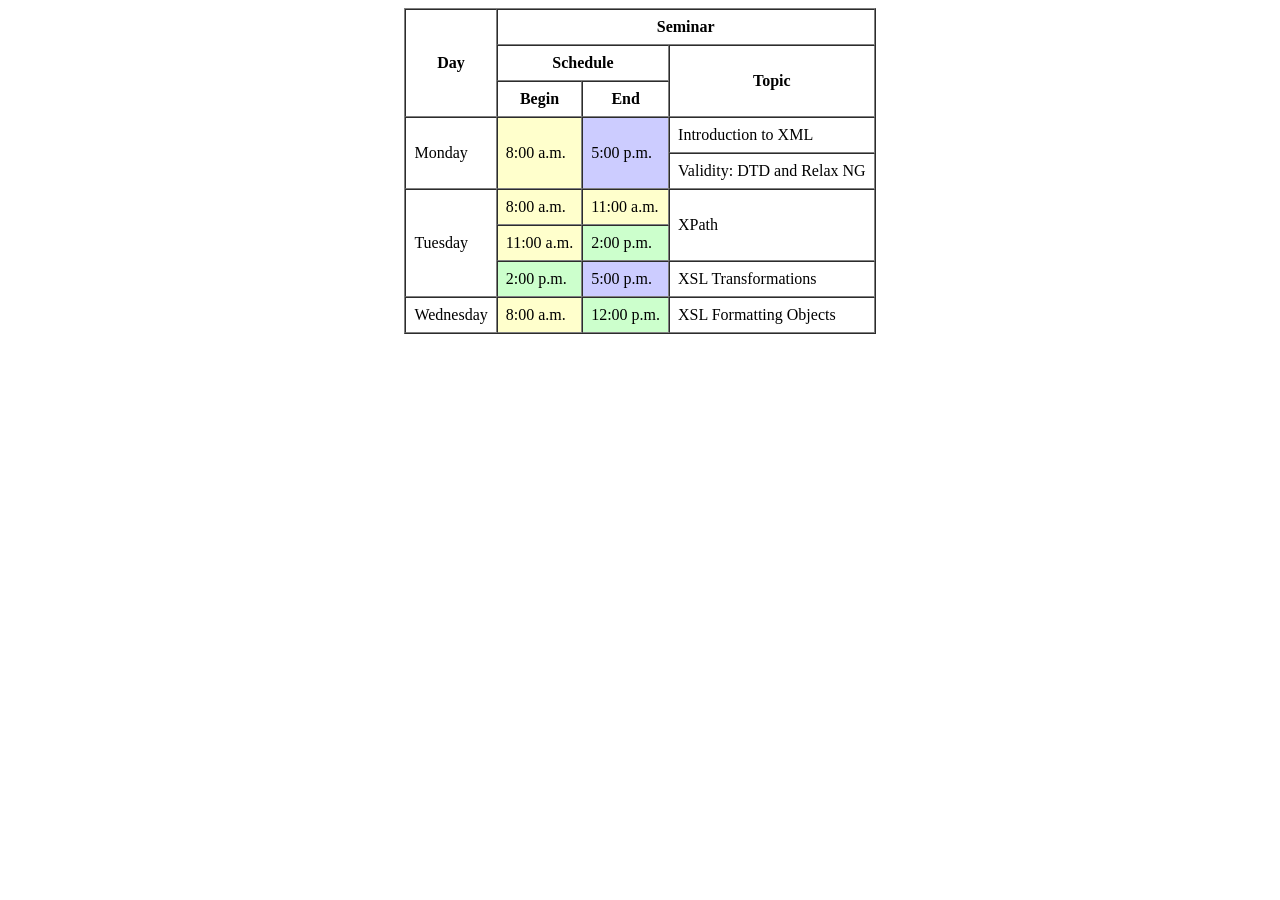
<file: session 1/index.html>
<!DOCTYPE html>
<html>
<head>
    <title>table.html</title>
</head>
<body>

    <table border="1" cellpadding="8" cellspacing="0" align="center">
        
        <tr>
            <th rowspan="3">Day</th>
            <th colspan="3">Seminar</th>
        </tr>

    
        <tr>
            <th colspan="2">Schedule</th>
            <th rowspan="2">Topic</th>
        </tr>

        
        <tr>
            <th>Begin</th>
            <th>End</th>
        </tr>

        
        <tr>
            <td rowspan="2">Monday</td>
            <td rowspan="2" bgcolor="#ffffcc">8:00 a.m.</td>
            <td rowspan="2" bgcolor="#ccccff">5:00 p.m.</td>
            <td>Introduction to XML</td>
        </tr>
        <tr>
            <td>Validity: DTD and Relax NG</td>
        </tr>

        
        <tr>
            <td rowspan="3">Tuesday</td>
            <td bgcolor="#ffffcc">8:00 a.m.</td>
            <td bgcolor="#ffffcc">11:00 a.m.</td>
            <td rowspan="2">XPath</td>
        </tr>
        <tr>
            <td bgcolor="#ffffcc">11:00 a.m.</td>
            <td bgcolor="#ccffcc">2:00 p.m.</td>
        </tr>
        <tr>
            <td bgcolor="#ccffcc">2:00 p.m.</td>
            <td bgcolor="#ccccff">5:00 p.m.</td>
            <td>XSL Transformations</td>
        </tr>

        
        <tr>
            <td>Wednesday</td>
            <td bgcolor="#ffffcc">8:00 a.m.</td>
            <td bgcolor="#ccffcc">12:00 p.m.</td>
            <td>XSL Formatting Objects</td>
        </tr>
    </table>

</body>
</html>
</file>
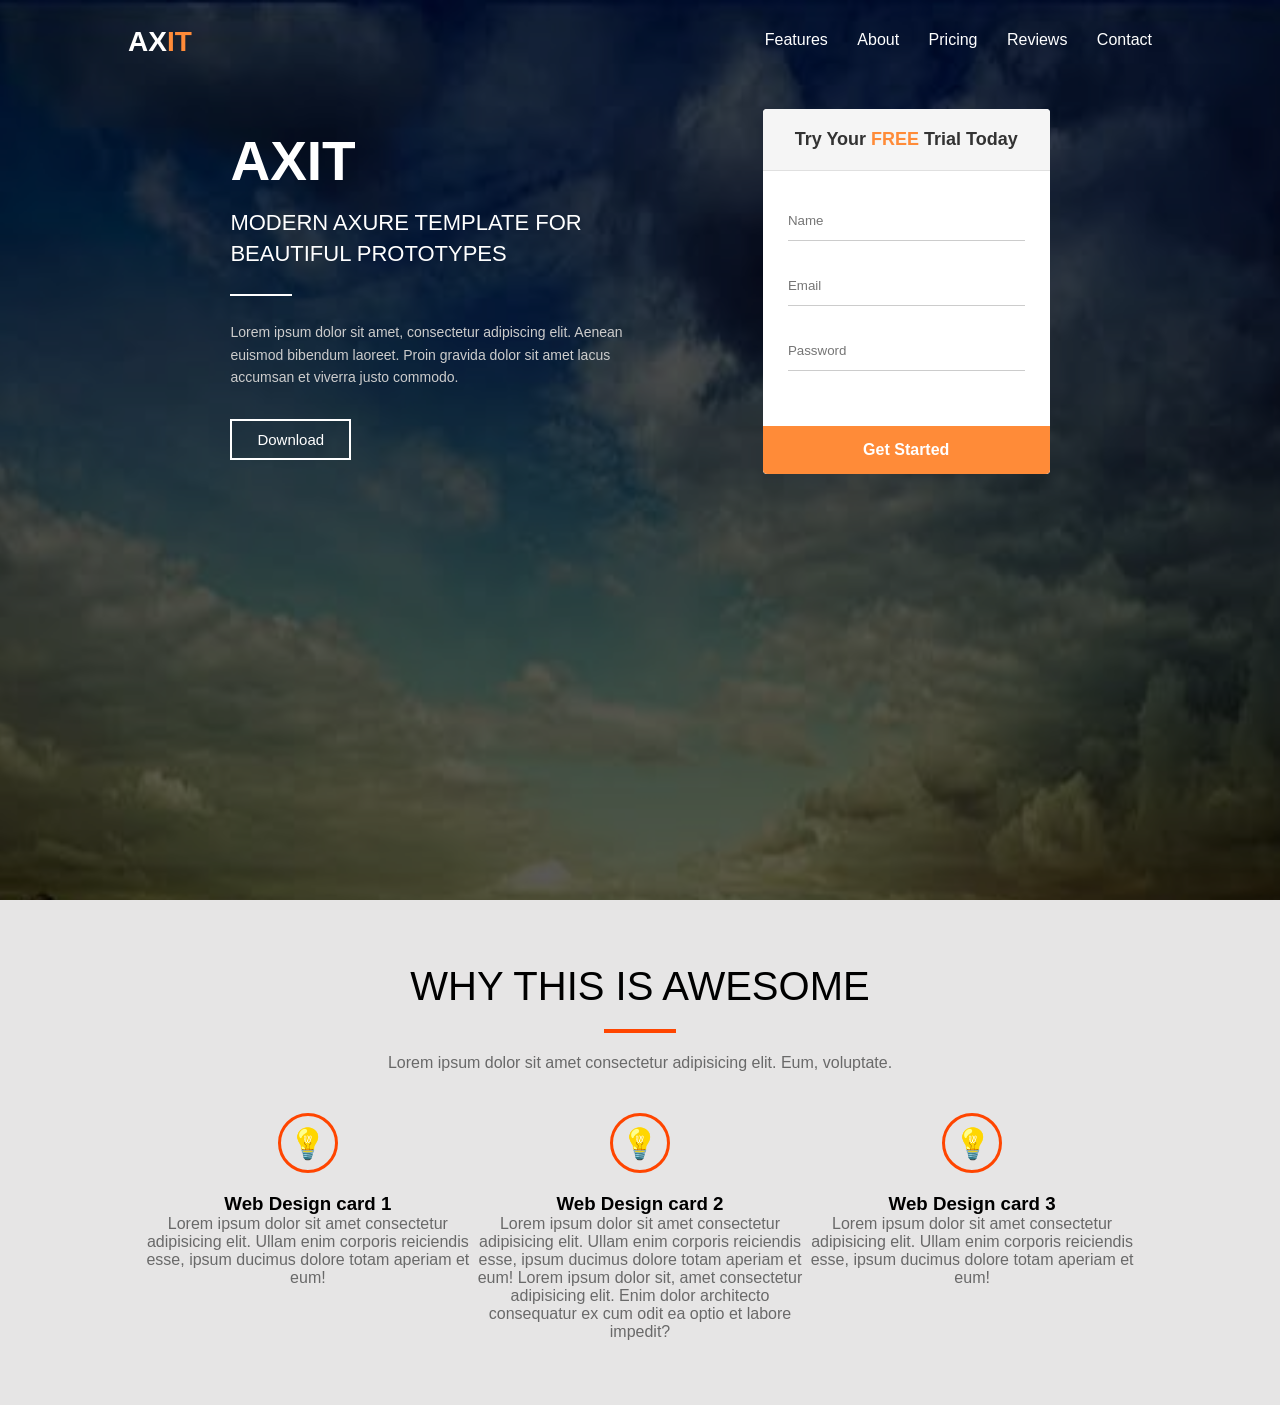
<file: session4/index.html>
<!DOCTYPE html>
<html lang="en">
<head>
    <meta charset="UTF-8">
    <meta name="viewport" content="width=device-width, initial-scale=1.0">
    <title>AXIT Task</title>
    <link rel="stylesheet" href="style.css">
</head>
<body>

    
    <div class="bg-img">
        <div class="overlay">
            
            
            <nav>
                <div class="container">
                    <div class="logo text-white">AX<span>IT</span></div>
                    <ul class="float-right">
                        <li class="d-inline-block"><a href="#" class="text-white">Features</a></li>
                        <li class="d-inline-block"><a href="#" class="text-white">About</a></li>
                        <li class="d-inline-block"><a href="#" class="text-white">Pricing</a></li>
                        <li class="d-inline-block"><a href="#" class="text-white">Reviews</a></li>
                        <li class="d-inline-block"><a href="#" class="text-white">Contact</a></li>
                    </ul>
                    <div class="clear"></div>
        
            <div class="container padding-top-bottom">
                <div class="w-50 float-left text-white hero-text">
                    <h1 class="hero-logo">AX<span>IT</span></h1>
                    <h2 class="hero-title">MODERN AXURE TEMPLATE FOR BEAUTIFUL PROTOTYPES</h2>
                    <hr class="hr-style align-left hr-white">
                    <p class="hero-desc">Lorem ipsum dolor sit amet, consectetur adipiscing elit. Aenean euismod bibendum laoreet. Proin gravida dolor sit amet lacus accumsan et viverra justo commodo.</p>
                    <button class="btn-transparent text-white">Download</button>
                </div>

                <div class="w-35 float-right">
                    <div class="form-card">
                        <div class="form-header">
                            <h3>Try Your <span class="text-orange">FREE</span> Trial Today</h3>
                        </div>
                        <div class="form-body">
                            <input type="text" placeholder="Name">
                            <input type="email" placeholder="Email">
                            <input type="password" placeholder="Password">
                        </div>
                        <button class="btn-orange">Get Started</button>
                    </div>
                </div>
                <div class="clear"></div>
            </div>

        </div>
    </div>

    
    <div class="bg-light padding-top-bottom">
        <div class="container text-center">
            <h2 class="title-style">WHY THIS IS AWESOME</h2>
            <hr class="hr-style hr-orange">
            <p class="text-gray">Lorem ipsum dolor sit amet consectetur adipisicing elit. Eum, voluptate.</p>

            <div class="card-margin-top">
                <div class="w-32 d-inline-block vertical-align-top">
                    <div class="icon-circle">💡</div>
                    <h3>Web Design card 1</h3>
                    <p class="text-gray">Lorem ipsum dolor sit amet consectetur adipisicing elit. Ullam enim corporis reiciendis esse, ipsum ducimus dolore totam aperiam et eum!</p>
                </div>

                <div class="w-32 d-inline-block vertical-align-top">
                    <div class="icon-circle">💡</div>
                    <h3>Web Design card 2</h3>
                    <p class="text-gray">Lorem ipsum dolor sit amet consectetur adipisicing elit. Ullam enim corporis reiciendis esse, ipsum ducimus dolore totam aperiam et eum! Lorem ipsum dolor sit, amet consectetur adipisicing elit. Enim dolor architecto consequatur ex cum odit ea optio et labore impedit?</p>
                </div>

                <div class="w-32 d-inline-block vertical-align-top">
                    <div class="icon-circle">💡</div>
                    <h3>Web Design card 3</h3>
                    <p class="text-gray">Lorem ipsum dolor sit amet consectetur adipisicing elit. Ullam enim corporis reiciendis esse, ipsum ducimus dolore totam aperiam et eum!</p>
                </div>
            </div>
        </div>
    </div>

</body>
</html>
</file>
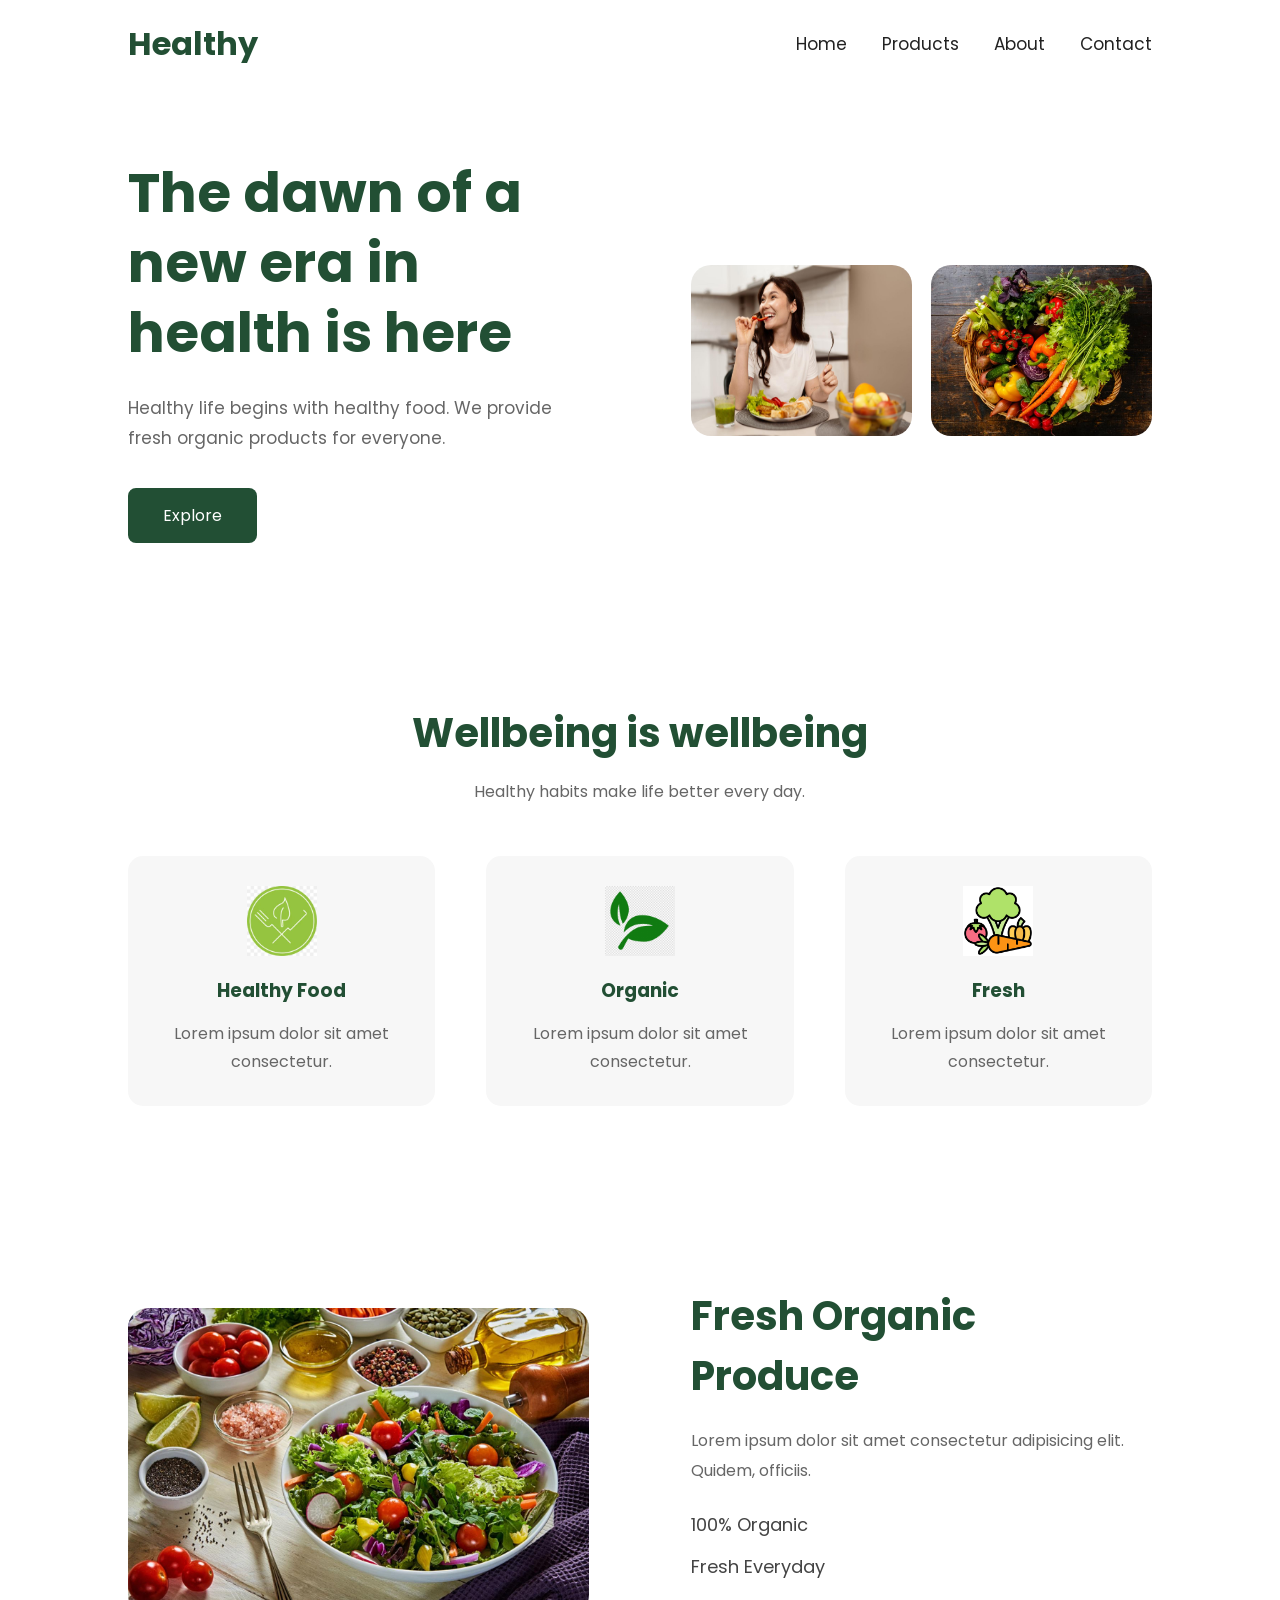
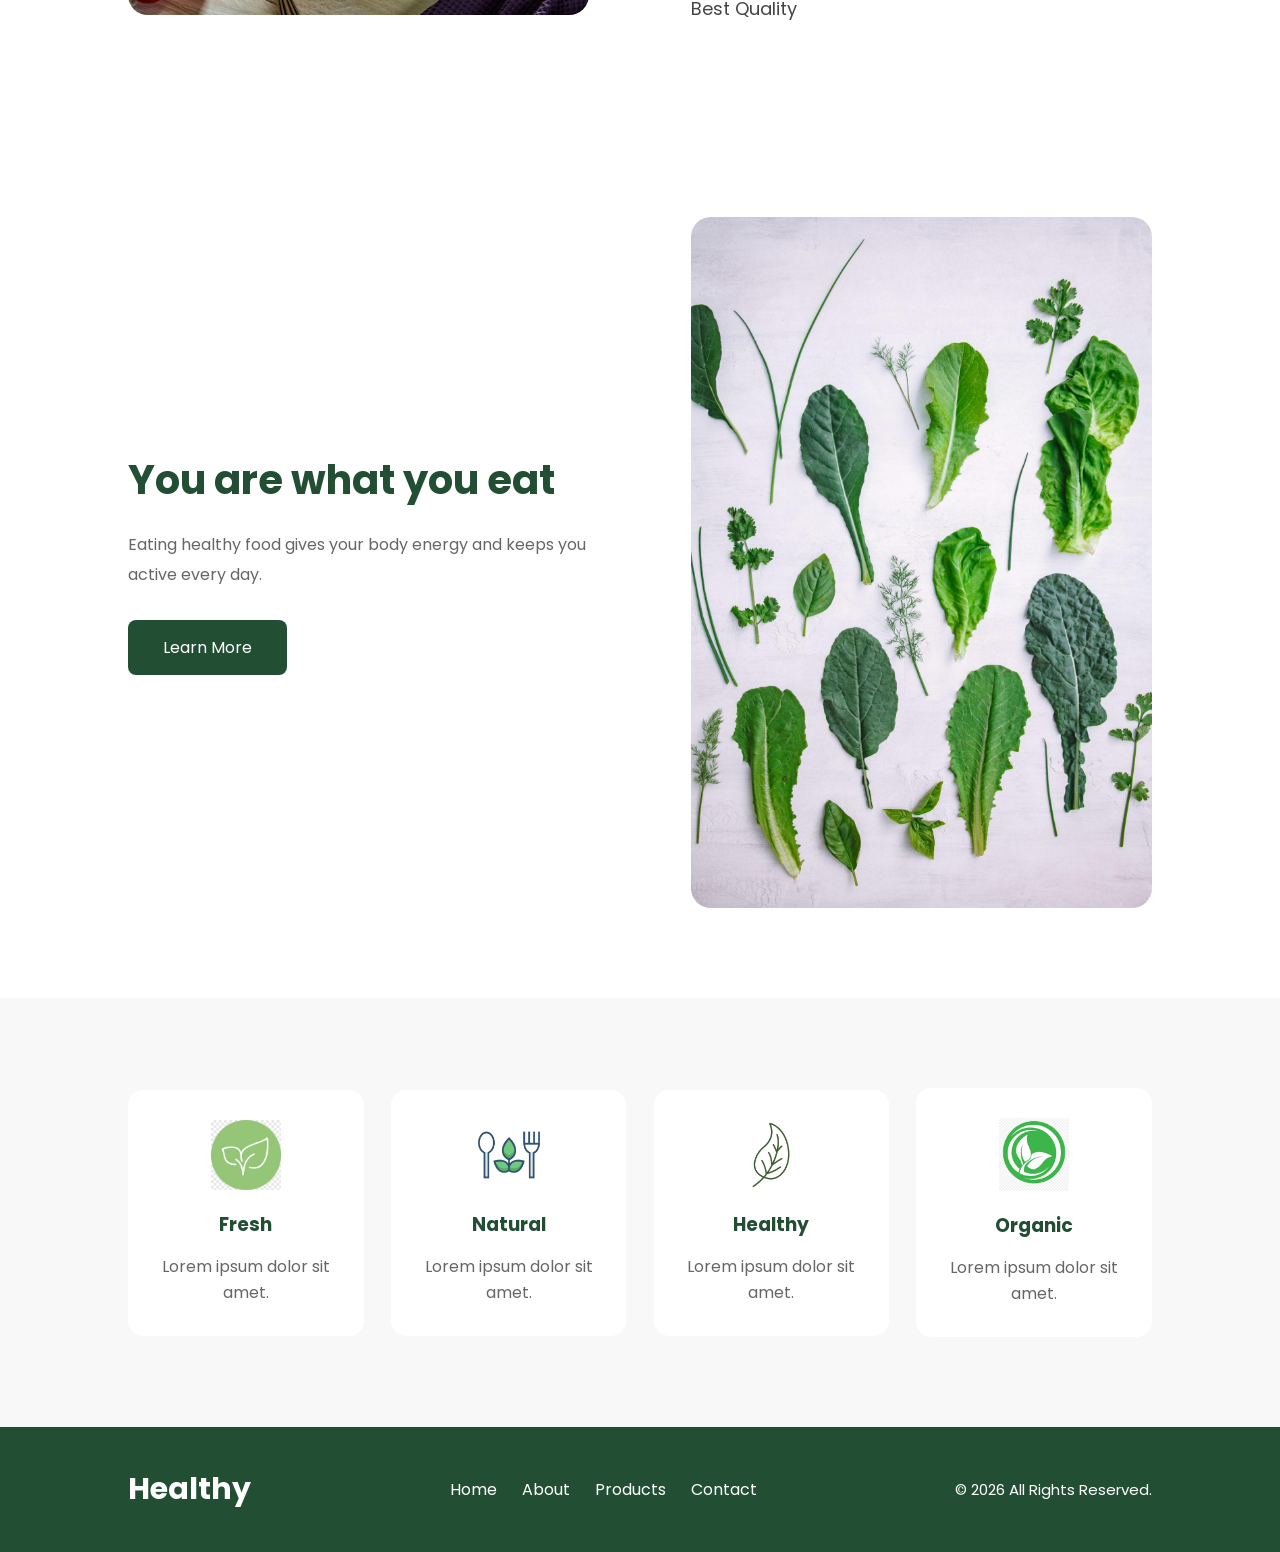
<file: session6/index.html>
<!DOCTYPE html>
<html lang="en">

<head>
    <meta charset="UTF-8">
    <meta name="viewport" content="width=device-width, initial-scale=1.0">
    <title>Healthy Food</title>

   
    <link rel="preconnect" href="https://fonts.googleapis.com">
    <link rel="preconnect" href="https://fonts.gstatic.com" crossorigin>

    <link href="https://fonts.googleapis.com/css2?family=Poppins:wght@300;400;500;600;700&display=swap"
        rel="stylesheet">

    
    <link rel="stylesheet" href="css/style.css">
    <link rel="stylesheet" href="css/media.css">
</head>

<body>


    <header>
        <div class="container">

            <nav class="navbar">

                <div class="logo">
                    <h2>Healthy</h2>
                </div>

                <ul class="nav-links">
                    <li><a href="#">Home</a></li>
                    <li><a href="#">Products</a></li>
                    <li><a href="#">About</a></li>
                    <li><a href="#">Contact</a></li>
                </ul>

            </nav>

        </div>
    </header>


    <section class="hero">

        <div class="container d-flex">

            <div class="hero-content">

                <h1>The dawn of a new era in health is here</h1>

                <p>
                    Healthy life begins with healthy food.
                    We provide fresh organic products for everyone.
                </p>

                <a href="#" class="btn">
                    Explore
                </a>

            </div>

            <div class="hero-images">

                <img src="images/img1.jfif" alt="Food">

                <img src="images/img2.jfif" alt="Food">

            </div>

        </div>

    </section>


    <section class="wellbeing">

        <div class="container">

            <div class="section-title">

                <h2>Wellbeing is wellbeing</h2>

                <p>
                    Healthy habits make life better every day.
                </p>

            </div>

            <div class="cards d-flex">

                <div class="card">

                    <img src="images/icon1.jfif" alt="">

                    <h3>Healthy Food</h3>

                    <p>Lorem ipsum dolor sit amet consectetur.</p>

                </div>

                <div class="card">

                    <img src="images/icon2.jfif" alt="">

                    <h3>Organic</h3>

                    <p>Lorem ipsum dolor sit amet consectetur.</p>

                </div>

                <div class="card">

                    <img src="images/icon3.jfif" alt="">

                    <h3>Fresh</h3>

                    <p>Lorem ipsum dolor sit amet consectetur.</p>

                </div>

            </div>

        </div>

    </section>
    <section class="organic">

        <div class="container d-flex">

            <div class="organic-image">

                <img src="images/img3.jfif" alt="Plant">

            </div>

            <div class="organic-content">

                <h2>Fresh Organic Produce</h2>

                <p>
                    Lorem ipsum dolor sit amet consectetur adipisicing elit.
                    Quidem, officiis.
                </p>

                <ul>

                    <li>100% Organic</li>

                    <li>Fresh Everyday</li>

                    <li>Best Quality</li>

                </ul>

            </div>

        </div>

    </section>


    <section class="healthy">

        <div class="container d-flex">

            <div class="healthy-content">

                <h2>You are what you eat</h2>

                <p>
                    Eating healthy food gives your body energy and keeps
                    you active every day.
                </p>

                <a href="#" class="btn">
                    Learn More
                </a>

            </div>

            <div class="healthy-image">

                <img src="images/img4.jfif" alt="Fruit">

            </div>

        </div>

    </section>

   

    <section class="features">

        <div class="container">

            <div class="cards d-flex">

                <div class="feature">

                    <img src="images/icon4.jfif" alt="">

                    <h3>Fresh</h3>

                    <p>Lorem ipsum dolor sit amet.</p>

                </div>

                <div class="feature">

                    <img src="images/icon5.jfif" alt="">

                    <h3>Natural</h3>

                    <p>Lorem ipsum dolor sit amet.</p>

                </div>

                <div class="feature">

                    <img src="images/icon6.jfif" alt="">

                    <h3>Healthy</h3>

                    <p>Lorem ipsum dolor sit amet.</p>

                </div>

                <div class="feature">

                    <img src="images/icon7.jfif" alt="">

                    <h3>Organic</h3>

                    <p>Lorem ipsum dolor sit amet.</p>

                </div>

            </div>

        </div>

    </section>

  

    <footer>

        <div class="container d-flex">

            <div class="footer-logo">

                <h2>Healthy</h2>

            </div>

            <div class="footer-links">

                <a href="#">Home</a>

                <a href="#">About</a>

                <a href="#">Products</a>

                <a href="#">Contact</a>

            </div>

            <div class="copyright">

                <p>
                    © 2026 All Rights Reserved.
                </p>

            </div>

        </div>

    </footer>

</body>

</html>
</file>
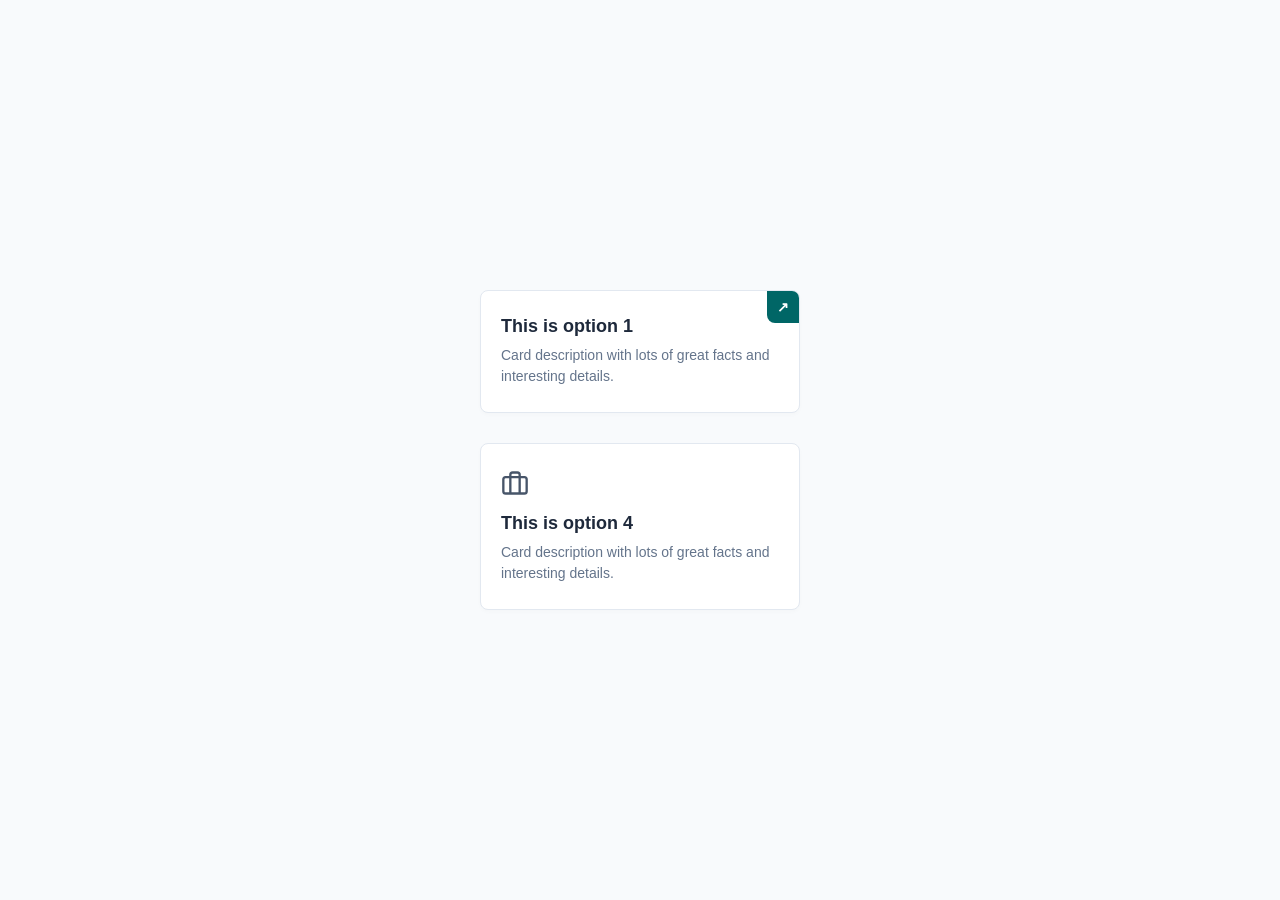
<file: session7/index.html>
<!DOCTYPE html>
<html lang="en">
<head>
    <meta charset="UTF-8">
    <meta name="viewport" content="width=device-width, initial-scale=1.0">
    <title>Option Cards</title>
    <link rel="stylesheet" href="css/style.css">
</head>
<body>

    <div class="cards-wrapper">
        
        
        <div class="option-card card-1">
            <h3>This is option 1</h3>
            <p>Card description with lots of great facts and interesting details.</p>
        </div>

        
        <div class="option-card card-4">
            <div class="card-icon">
                <svg width="28" height="28" viewBox="0 0 24 24" fill="none" stroke="currentColor" stroke-width="2">
                    <rect x="2" y="7" width="20" height="14" rx="2" ry="2"></rect>
                    <path d="M16 21V5a2 2 0 0 0-2-2h-4a2 2 0 0 0-2 2v16"></path>
                </svg>
            </div>
            <h3>This is option 4</h3>
            <p>Card description with lots of great facts and interesting details.</p>
        </div>

    </div>

</body>
</html>
</file>
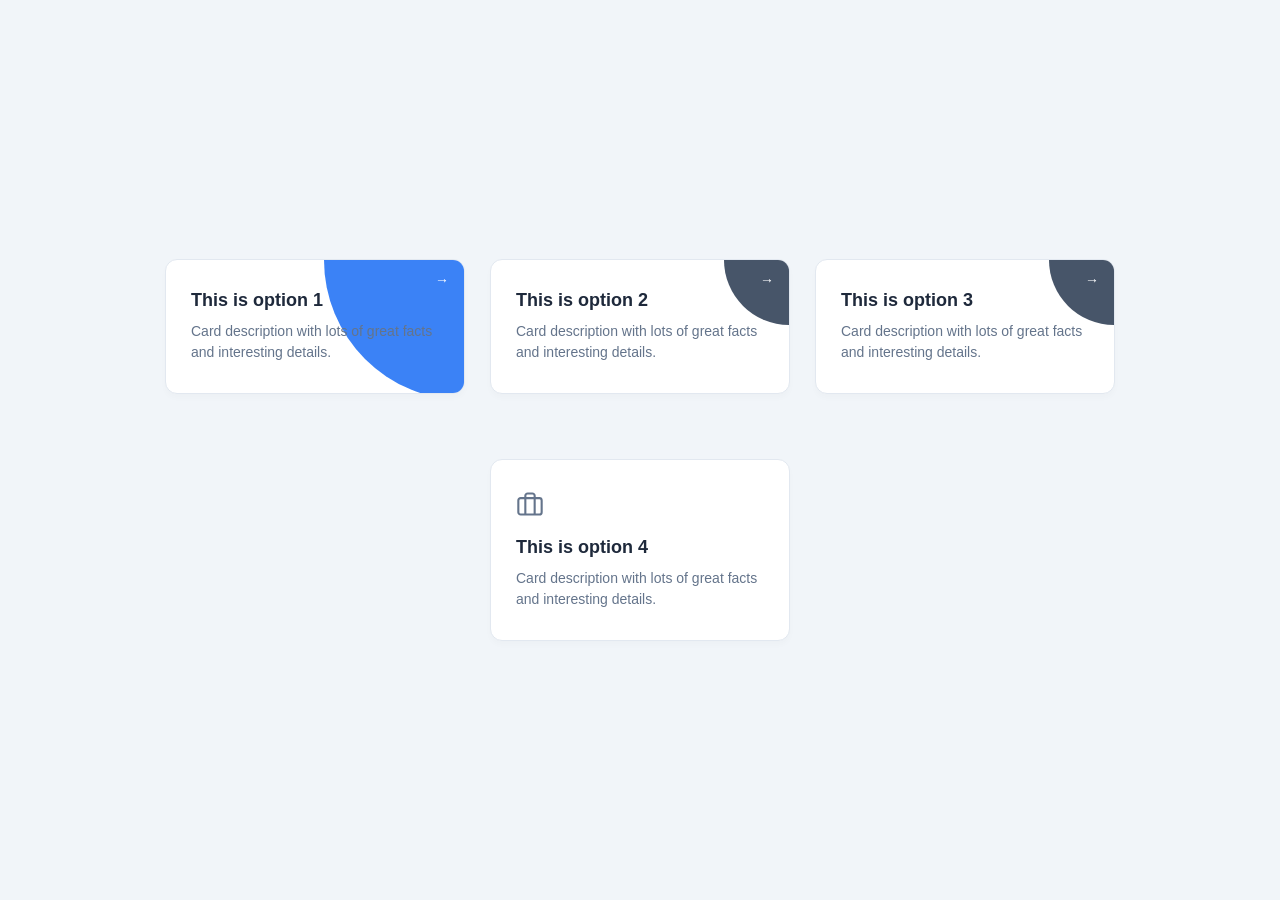
<file: session7_2/index.html>
<!DOCTYPE html>
<html lang="en">
<head>
    <meta charset="UTF-8">
    <meta name="viewport" content="width=device-width, initial-scale=1.0">
    <title>Option Cards</title>
    <link rel="stylesheet" href="css/style.css">
</head>
<body>

    <div class="cards-grid">
      
        <div class="option-card card-1">
            <span class="arrow-icon">&rarr;</span>
            <h3>This is option 1</h3>
            <p>Card description with lots of great facts and interesting details.</p>
        </div>

        
        <div class="option-card card-2">
            <span class="arrow-icon">&rarr;</span>
            <h3>This is option 2</h3>
            <p>Card description with lots of great facts and interesting details.</p>
        </div>

       
        <div class="option-card card-3">
            <span class="arrow-icon">&rarr;</span>
            <h3>This is option 3</h3>
            <p>Card description with lots of great facts and interesting details.</p>
        </div>

        
        <div class="option-card card-4">
            <div class="card-icon">
                <svg width="28" height="28" viewBox="0 0 24 24" fill="none" stroke="currentColor" stroke-width="1.8">
                    <rect x="2" y="7" width="20" height="14" rx="2" ry="2"></rect>
                    <path d="M16 21V5a2 2 0 0 0-2-2h-4a2 2 0 0 0-2 2v16"></path>
                </svg>
            </div>
            <h3>This is option 4</h3>
            <p>Card description with lots of great facts and interesting details.</p>
        </div>
    </div>

</body>
</html>
</file>
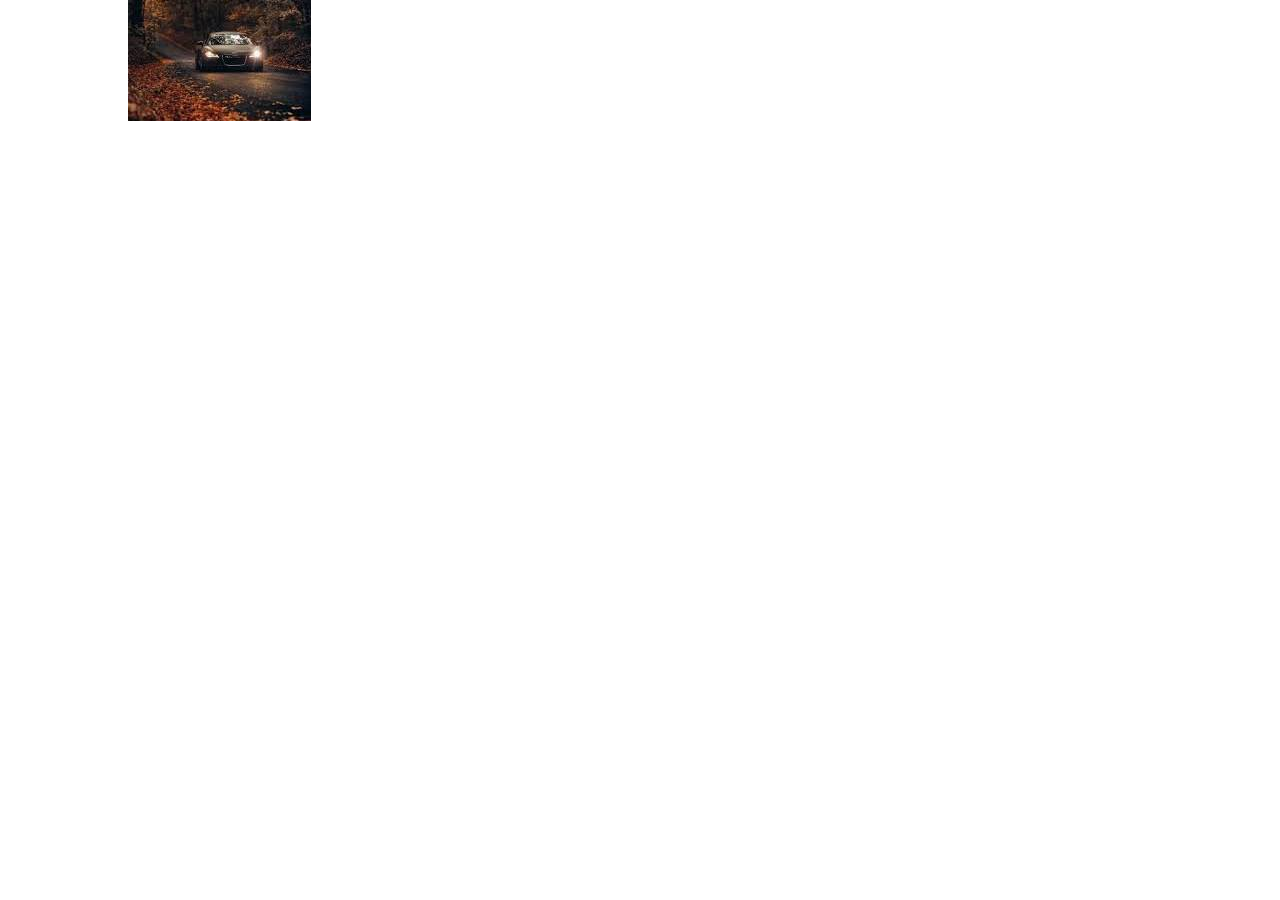
<file: session8_1/index.html>
<!DOCTYPE html>
<html lang="en">
<head>
    <meta charset="UTF-8">
    <meta name="viewport" content="width=device-width, initial-scale=1.0">
    <title>Animation Task</title>
    <link rel="stylesheet" href="css/style.css">
</head>
<body>

    <section class="container">
        
        <div class="track">
            <img src="car.jfif" alt="Sports Car" class="car-img">
        </div>
    </section>

</body>
</html>
</file>
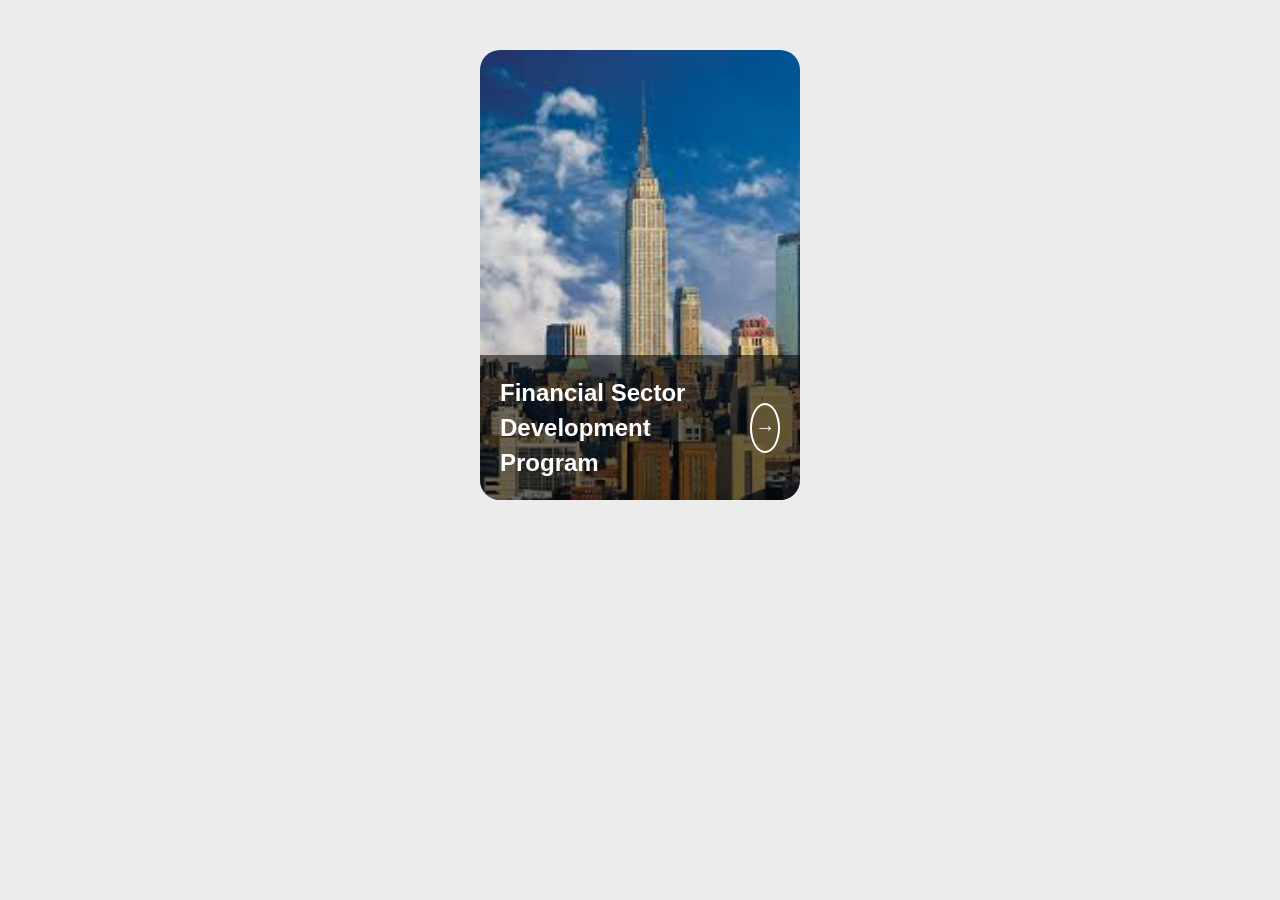
<file: session8_2/index.html>
<!DOCTYPE html>
<html lang="en">
<head>
    <meta charset="UTF-8">
    <meta name="viewport" content="width=device-width, initial-scale=1.0">
    <title>Flip Card</title>

    <link rel="stylesheet" href="css/style.css">
</head>
<body>

    <section class="container">

        <div class="flip-card">

            <div class="card-inner">

                <!-- Front -->
                <div class="card-front">

                    <img src="images/building.jfif" alt="Building">

                    <div class="front-content">

                        <h2>
                            Financial Sector
                            Development
                            Program
                        </h2>

                        <button>&#8594;</button>

                    </div>

                </div>

                <!-- Back -->

                <div class="card-back">

                    <img src="images/logo.png" class="logo" alt="Logo">

                    <h2>
                        Financial Sector
                        Development
                        Program
                    </h2>

                    <p>
                        The Program aims to develop a diversified
                        and effective financial sector to support
                        the development of Saudi Arabia's economy.
                    </p>

                    <a href="#">Read More</a>

                </div>

            </div>

        </div>

    </section>

</body>
</html>
</file>
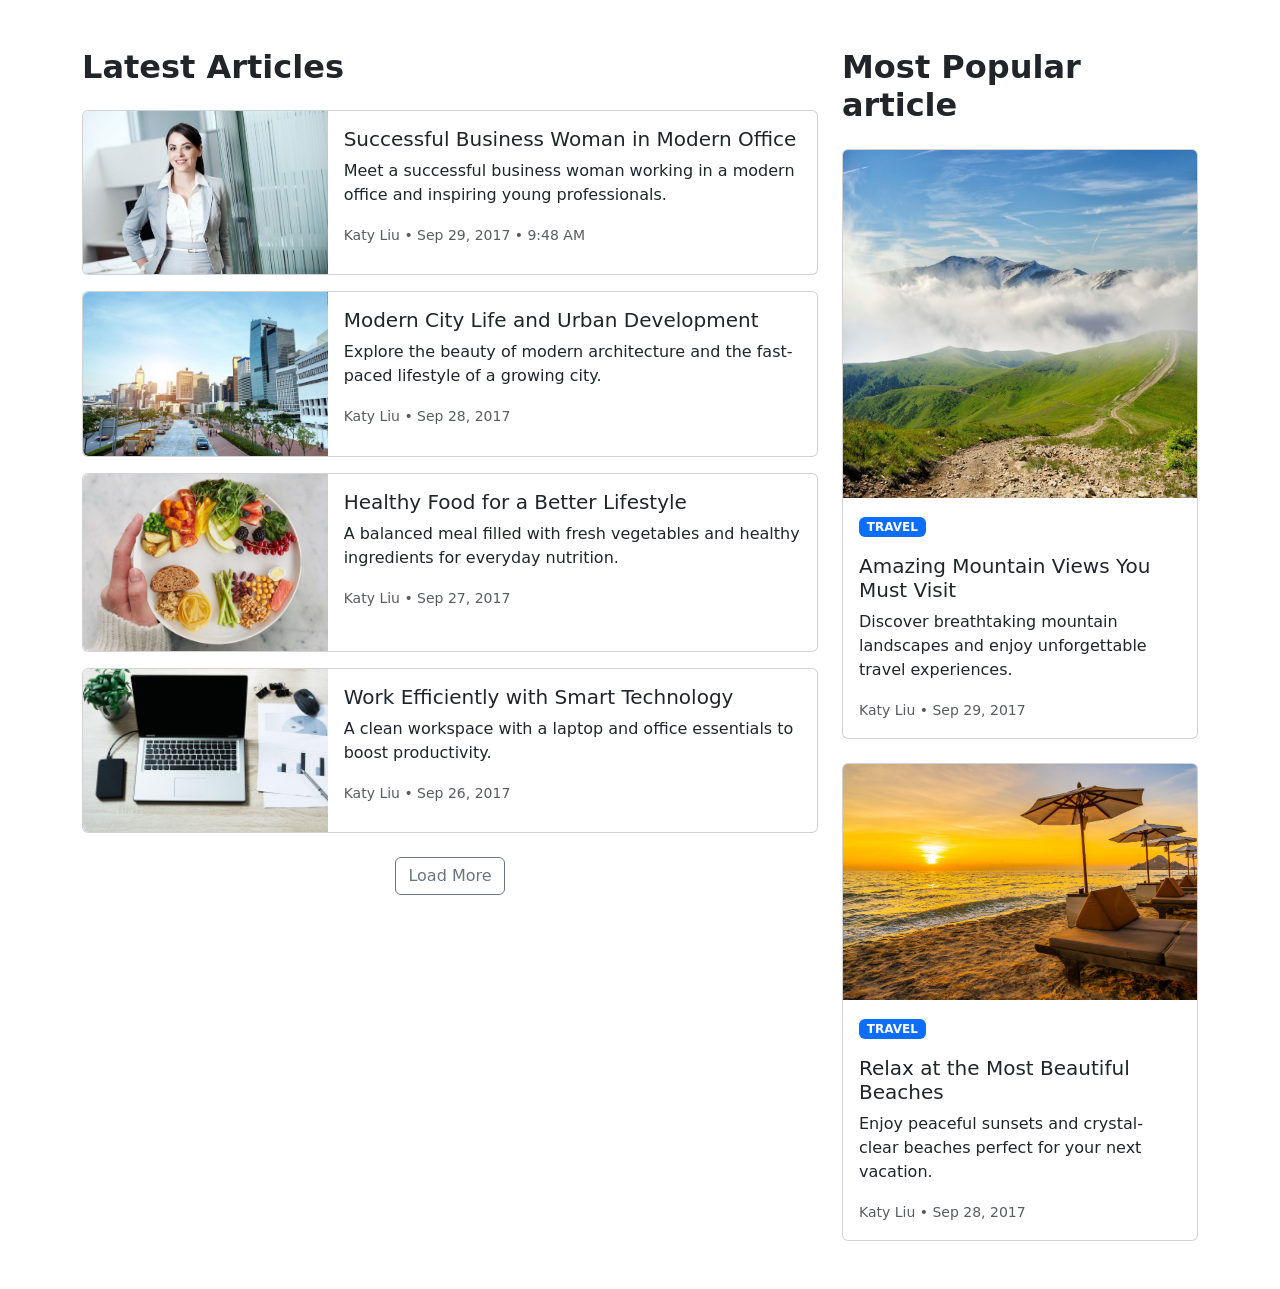
<file: session9/index.html>
<!DOCTYPE html>
<html lang="en">

<head>
    <meta charset="UTF-8">
    <meta name="viewport" content="width=device-width, initial-scale=1.0">
    <title>Latest Articles</title>

    
    <link href="https://cdn.jsdelivr.net/npm/bootstrap@5.3.7/dist/css/bootstrap.min.css" rel="stylesheet">
</head>

<body>

<div class="container my-5">

    <div class="row">

        
        <div class="col-lg-8">

            <h2 class="fw-bold mb-4">Latest Articles</h2>

    
            <div class="card mb-3">
                <div class="row g-0">

                    <div class="col-md-4">
                        <img src="images/1.jfif" class="img-fluid rounded-start h-100" alt="">
                    </div>

                    <div class="col-md-8">
                        <div class="card-body">

                            <h5 class="card-title">
                                Successful Business Woman in Modern Office
                            </h5>

                            <p class="card-text">
                                Meet a successful business woman working in a modern office and inspiring young professionals.
                            </p>

                            <small class="text-body-secondary">
                                Katy Liu • Sep 29, 2017 • 9:48 AM
                            </small>

                        </div>
                    </div>

                </div>
            </div>

        
            <div class="card mb-3">
                <div class="row g-0">

                    <div class="col-md-4">
                        <img src="images/2.jfif" class="img-fluid rounded-start h-100" alt="">
                    </div>

                    <div class="col-md-8">
                        <div class="card-body">

                            <h5 class="card-title">
                                Modern City Life and Urban Development
                            </h5>

                            <p class="card-text">
                                Explore the beauty of modern architecture and the fast-paced lifestyle of a growing city.
                            </p>

                            <small class="text-body-secondary">
                                Katy Liu • Sep 28, 2017
                            </small>

                        </div>
                    </div>

                </div>
            </div>

            
            <div class="card mb-3">
                <div class="row g-0">

                    <div class="col-md-4">
                        <img src="images/3.jfif" class="img-fluid rounded-start h-100" alt="">
                    </div>

                    <div class="col-md-8">
                        <div class="card-body">

                            <h5 class="card-title">
                                Healthy Food for a Better Lifestyle
                            </h5>

                            <p class="card-text">
                                A balanced meal filled with fresh vegetables and healthy ingredients for everyday nutrition.
                            </p>

                            <small class="text-body-secondary">
                                Katy Liu • Sep 27, 2017
                            </small>

                        </div>
                    </div>

                </div>
            </div>

            
            <div class="card mb-4">
                <div class="row g-0">

                    <div class="col-md-4">
                        <img src="images/4.jfif" class="img-fluid rounded-start h-100" alt="">
                    </div>

                    <div class="col-md-8">
                        <div class="card-body">

                            <h5 class="card-title">
                                Work Efficiently with Smart Technology
                            </h5>

                            <p class="card-text">
                                A clean workspace with a laptop and office essentials to boost productivity.
                            </p>

                            <small class="text-body-secondary">
                                Katy Liu • Sep 26, 2017
                            </small>

                        </div>
                    </div>

                </div>
            </div>

            <div class="text-center">
                <button class="btn btn-outline-secondary">
                    Load More
                </button>
            </div>

        </div>

        
        <div class="col-lg-4">

            <h2 class="fw-bold mb-4">Most Popular article</h2>

            <!-- Video 1 -->
            <div class="card mb-4">

                <img src="images/5.jfif" class="card-img-top" alt="">

                <div class="card-body">

                    <span class="badge bg-primary">
                        TRAVEL
                    </span>

                    <h5 class="card-title mt-3">
                        Amazing Mountain Views You Must Visit
                    </h5>

                    <p class="card-text">
                        Discover breathtaking mountain landscapes and enjoy unforgettable travel experiences.
                    </p>

                    <small class="text-body-secondary">
                        Katy Liu • Sep 29, 2017
                    </small>

                </div>

            </div>

            
            <div class="card">

                <img src="images/6.jfif" class="card-img-top" alt="">

                <div class="card-body">

                    <span class="badge bg-primary">
                        TRAVEL
                    </span>

                    <h5 class="card-title mt-3">
                        Relax at the Most Beautiful Beaches
                    </h5>

                    <p class="card-text">
                        Enjoy peaceful sunsets and crystal-clear beaches perfect for your next vacation.
                    </p>

                    <small class="text-body-secondary">
                        Katy Liu • Sep 28, 2017
                    </small>

                </div>

            </div>

        </div>

    </div>

</div>


<script src="https://cdn.jsdelivr.net/npm/bootstrap@5.3.7/dist/js/bootstrap.bundle.min.js"></script>

</body>
</html>
</file>
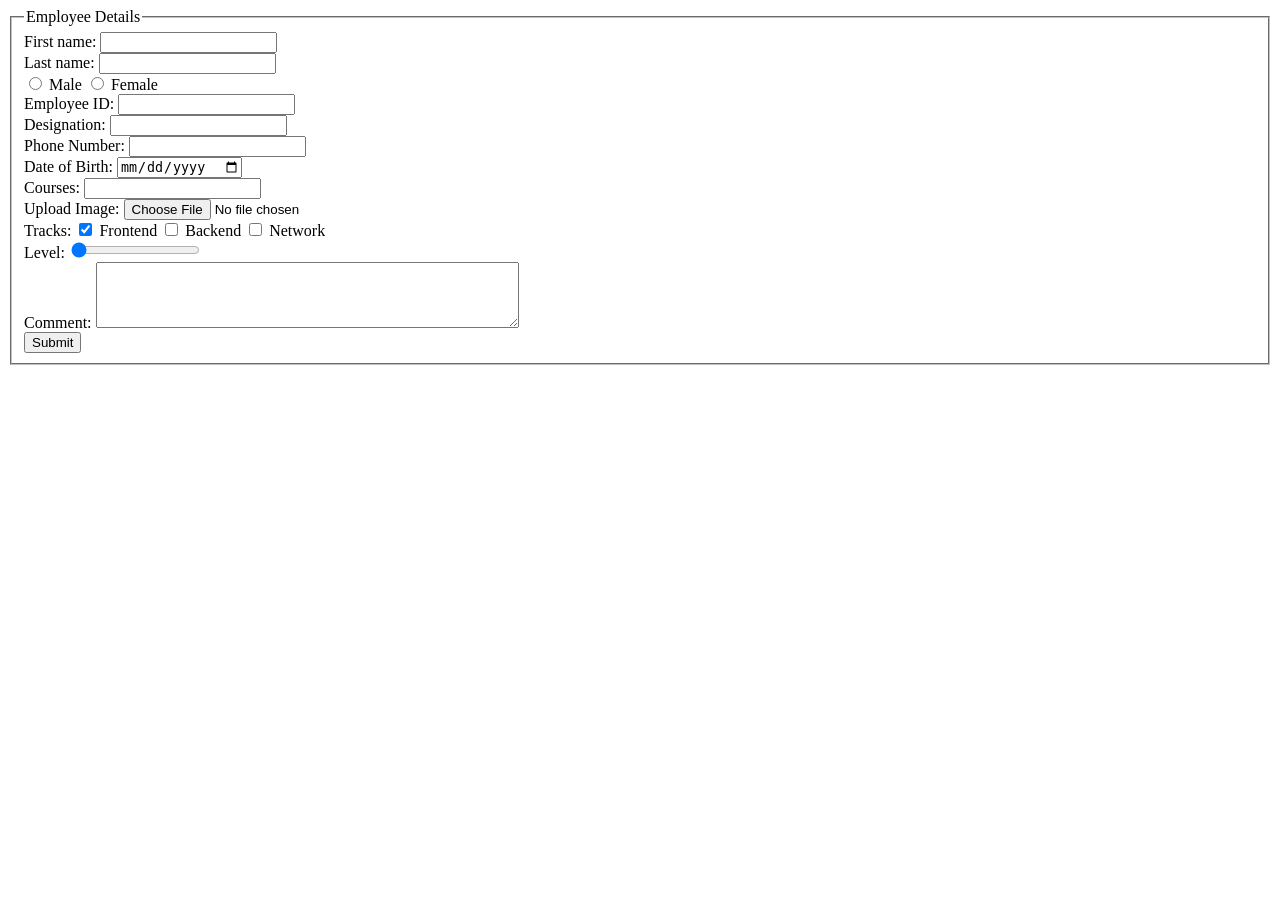
<file: session2/form.html>
<!DOCTYPE html>
<html lang="en">
<head>
    <meta charset="UTF-8">
    <meta name="viewport" content="width=device-width, initial-scale=1.0">
    <title>Employee Details</title>
</head>
<body>

    <!-- 1-stop autocomplete -->
    <form autocomplete="off" method="post">
        
        
        <fieldset>
            <legend>Employee Details</legend>

            <!-- 2-First Name: required , letters only -->
            <div>
                <label>First name: </label>
                <input type="text" name="firstName" required pattern="[A-Za-zأ-ي\s]+" title="Please enter letters only">
            </div>

            <!-- 3-Last Name: at least 5 characters -->
            <div>
                <label>Last name: </label>
                <input type="text" name="lastName" minlength="5">
            </div>

            <!-- 4-Gender: required -->
            <div>
                <input type="radio" name="gender" value="male" id="male" required>
                <label for="male">Male</label>
                <input type="radio" name="gender" value="female" id="female" required>
                <label for="female">Female</label>
            </div>

           
            <div>
                <label>Employee ID: </label>
                <input type="text" name="employeeId">
            </div>

            
            <div>
                <label>Designation: </label>
                <input type="text" name="designation">
            </div>

            <!--5- Mobile: 11 characters , numbers only , 010 , 011 , 012 , 015 -->
            <div>
                <label>Phone Number: </label>
                <input type="tel" name="mobile" pattern="01[0125][0-9]{8}" maxlength="11" title="Must start with 010, 011, 012, or 015 and be 11 digits">
            </div>

            <!--6- Date of birth: required -->
            <div>
                <label>Date of Birth: </label>
                <input type="date" name="dob" required>
            </div>

            <!--7- Courses: (select with filter) - datalist -->
            <div>
                <label>Courses: </label>
                <input list="coursesList" name="course">
                <datalist id="coursesList">
                    <option value="HTML"></option>
                    <option value="CSS"></option>
                    <option value="JavaScript"></option>
                    <option value="React"></option>
                </datalist>
            </div>

            <!-- 8-Upload image: image only .png -->
            <div>
                <label>Upload Image: </label>
                <input type="file" name="userImage" accept=".png">
            </div>

            <!--9- Tracks: (checkbox) auto select on 1 of it -->
            <div>
                <label>Tracks: </label>
                <input type="checkbox" name="track" value="frontend" checked>
                <label>Frontend</label>
                <input type="checkbox" name="track" value="backend">
                <label>Backend</label>
                <input type="checkbox" name="track" value="network">
                <label>Network</label>
            </div>

            <!-- 10-Range: start with 10 end 100 -->
            <div>
                <label>Level: </label>
                <input type="range" name="range" min="10" max="100" value="10">
            </div>

            <!-- 11-Comment: multi line , required -->
            <div>
                <label>Comment: </label>
                <textarea name="comment" required rows="4" cols="50"></textarea>
            </div>

           
            
            <div>
                <input type="submit" value="Submit">
            </div>

        </fieldset>
    </form>

</body>
</html>
</file>
<file: session4/style.css>
* {
    margin: 0;
    padding: 0;
    font-family: Arial, Helvetica, sans-serif;
    box-sizing: border-box;
}

a {
    text-decoration: none;
}

ul {
    list-style: none;
}


.container {
    width: 80%;
    margin: auto;
}

.text-center {
    text-align: center;
}

.padding-top-bottom {
    padding: 5% 0%;
}

.title-style {
    font-size: 40px;
    text-transform: uppercase;
    font-weight: 100;
}

.hr-orange {
    border: 2px solid orangered;
}

.hr-white {
    border: 1px solid white;
}

.hr-style {
    width: 7%;
    margin: 2% auto;
}

.hr-style.align-left {
    width: 15%;
    margin: 25px 0;
}

.text-gray {
    color: dimgray;
}

.text-white {
    color: white;
}

.text-orange {
    color: #ff8b38;
}


.w-50 {
    width: 50%;
}

.w-35 {
    width: 35%;
}

.w-32 {
    width: 32%;
}

.d-inline-block {
    display: inline-block;
}

.vertical-align-top {
    vertical-align: top;
}

.bg-light {
    background-color: rgb(230, 229, 229);
}

.bg-dark {
    background-color: #000000;
}

.float-left {
    float: left;
}

.float-right {
    float: right;
}

.clear {
    clear: both;
}


nav {
    position: absolute;
    top: 0;
    left: 0;
    width: 100%;
    padding: 2% 0%;
    background: transparent;
    z-index: 10;
}

.logo {
    font-size: 28px;
    font-weight: bold;
    float: left;
}

.logo span {
    color: #ff8b38;
}

nav ul {
    margin-top: 5px;
}

nav li {
    font-size: 16px;
    margin-left: 25px;
}
.bg-img {
    background-image: url('hero.jfif'); 
    background-repeat: no-repeat;
    background-size: cover;
    background-position: center;
    min-height: 100vh;
    position: relative;
}

.overlay {
    width: 100%;
    min-height: 100vh;
    background-color: rgba(0, 0, 0, 0.65);
    padding-top: 100px;
    display: flex;
    align-items: center;
}

.hero-text {
    margin-top: 20px;
}

.hero-logo {
    font-size: 55px;
    font-weight: bold;
    margin-bottom: 15px;
}

.hero-title {
    font-size: 22px;
    font-weight: 300;
    line-height: 1.4;
}

.hero-desc {
    font-size: 14px;
    line-height: 1.6;
    color: #ccc;
    margin-bottom: 30px;
}

.btn-transparent {
    background-color: transparent;
    border: 2px solid white;
    padding: 10px 25px;
    cursor: pointer;
    font-size: 15px;
}

.btn-transparent:hover {
    background-color: white;
    color: black;
}


.form-card {
    background-color: #ffffff;
    border-radius: 4px;
    overflow: hidden;
}

.form-header {
    background-color: #f5f5f5;
    padding: 20px;
    text-align: center;
    border-bottom: 1px solid #e0e0e0;
}

.form-header h3 {
    color: #333;
    font-size: 18px;
}

.form-body {
    padding: 30px 25px;
}

.form-body input {
    width: 100%;
    display: block;
    padding: 12px 0;
    margin-bottom: 25px;
    border: none;
    border-bottom: 1px solid #ccc;
    outline: none;
}

.btn-orange {
    width: 100%;
    background-color: #ff8b38;
    color: white;
    border: none;
    padding: 15px;
    font-size: 16px;
    font-weight: bold;
    cursor: pointer;
    border-radius: 0 0 4px 4px;
}

.btn-orange:hover {
    background-color: #e67728;
}


.card-margin-top {
    margin-top: 4%;
}

.card-margin-top h2 {
    margin-bottom: 5%;
}

.icon-circle {
    color: orangered;
    font-size: 30px;
    margin-bottom: 6%;
    border: solid;
    width: 60px;
    height: 60px;
    border-radius: 50%;
    padding-top: 3%;
    margin-left: auto;
    margin-right: auto;
}


.card-margin-top {
    margin-top: 4%;
}

.card-margin-top h2 {
    margin-bottom: 5%;
}

.icon-circle {
    color: orangered;
    font-size: 30px;
    margin-bottom: 6%;
    border: solid;
    width: 60px;
    height: 60px;
    border-radius: 50%;
    padding-top: 3%;
}
</file>
<file: session6/css/style.css>
*{
    margin:0;
    padding:0;
    box-sizing:border-box;
    font-family:"Poppins",sans-serif;
}

body{
    background:#ffffff;
    color:#333;
}

img{
    width:100%;
    display:block;
}

a{
    text-decoration:none;
}

ul{
    list-style:none;
}

.container{
    width:80%;
    margin:auto;
}

.d-flex{
    display:flex;
    justify-content:space-between;
    align-items:center;
    flex-wrap:wrap;
}



header{
    padding:20px 0;
}

.navbar{
    display:flex;
    justify-content:space-between;
    align-items:center;
}

.logo h2{
    color:#224f34;
    font-size:32px;
    font-weight:700;
}

.nav-links{
    display:flex;
    gap:35px;
}

.nav-links a{
    color:#222;
    font-size:17px;
    transition:.4s;
}

.nav-links a:hover{
    color:#224f34;
}


.hero{
    padding:70px 0;
}

.hero-content{
    width:45%;
}

.hero-content h1{

    font-size:55px;

    color:#224f34;

    line-height:70px;

    margin-bottom:25px;
}

.hero-content p{

    color:#666;

    line-height:30px;

    margin-bottom:35px;

    font-size:17px;
}

.btn{

    display:inline-block;

    background:#224f34;

    color:white;

    padding:15px 35px;

    border-radius:8px;

    transition:.5s;
}

.btn:hover{

    background:#3f774f;
}

.hero-images{

    width:45%;

    display:flex;

    justify-content:space-between;
}

.hero-images img{

    width:48%;

    border-radius:20px;

    transition:.5s;
}

.hero-images img:hover{

    transform:scale(1.05);
}



.wellbeing{

    padding:90px 0;
}

.section-title{

    text-align:center;

    margin-bottom:50px;
}

.section-title h2{

    color:#224f34;

    font-size:40px;

    margin-bottom:15px;
}

.section-title p{

    color:#666;

    width:60%;

    margin:auto;

    line-height:28px;
}

.cards{

    display:flex;

    justify-content:space-between;

    flex-wrap:wrap;
}

.card{

    width:30%;

    background:#f7f7f7;

    padding:30px;

    text-align:center;

    border-radius:15px;

    transition:.5s;
}

.card img{

    width:70px;

    margin:auto;

    margin-bottom:20px;
}

.card h3{

    margin-bottom:15px;

    color:#224f34;
}

.card p{

    color:#666;

    line-height:28px;
}

.card:hover{

    transform:translateY(-10px);

    box-shadow:0 8px 20px rgba(0,0,0,.15);
}


.organic{
    padding:90px 0;
}

.organic-image{
    width:45%;
}

.organic-image img{
    border-radius:20px;
}

.organic-content{
    width:45%;
}

.organic-content h2{
    font-size:40px;
    color:#224f34;
    margin-bottom:20px;
}

.organic-content p{
    color:#666;
    line-height:30px;
    margin-bottom:25px;
}

.organic-content ul li{
    margin-bottom:15px;
    color:#444;
    font-size:18px;
}


.healthy{
    padding:90px 0;
}

.healthy-content{
    width:45%;
}

.healthy-content h2{
    font-size:40px;
    color:#224f34;
    margin-bottom:20px;
}

.healthy-content p{
    color:#666;
    line-height:30px;
    margin-bottom:30px;
}

.healthy-image{
    width:45%;
}

.healthy-image img{
    border-radius:20px;
}



.features{
    padding:90px 0;
    background:#f8f8f8;
}

.feature{
    width:23%;
    background:white;
    text-align:center;
    padding:30px 20px;
    border-radius:15px;
    transition:.4s;
}

.feature img{
    width:70px;
    margin:auto;
    margin-bottom:20px;
}

.feature h3{
    color:#224f34;
    margin-bottom:15px;
}

.feature p{
    color:#666;
    line-height:26px;
}

.feature:hover{
    transform:translateY(-10px);
    box-shadow:0 10px 20px rgba(0,0,0,.15);
}



footer{
    background:#224f34;
    color:white;
    padding:40px 0;
}

.footer-logo h2{
    font-size:30px;
}

.footer-links{
    display:flex;
    gap:25px;
}

.footer-links a{
    color:white;
    transition:.3s;
}

.footer-links a:hover{
    color:#d4d4d4;
}

.copyright p{
    font-size:15px;
}



.btn:hover{
    transform:translateY(-3px);
    box-shadow:0 8px 20px rgba(0,0,0,.2);
}
</file>
<file: session6/css/media.css>
@media(max-width:991px){

.container{
    width:90%;
}

.hero-content,
.hero-images,
.organic-image,
.organic-content,
.healthy-content,
.healthy-image{
    width:100%;
}

.hero-images{
    margin-top:40px;
}

.card{
    width:48%;
    margin-bottom:25px;
}

.feature{
    width:48%;
    margin-bottom:25px;
}

.section-title p{
    width:100%;
}

}



@media(max-width:767px){

.navbar{
    flex-direction:column;
}

.nav-links{
    flex-direction:column;
    gap:15px;
    margin-top:20px;
    text-align:center;
}

.hero{
    text-align:center;
}

.hero-content h1{
    font-size:38px;
    line-height:50px;
}

.hero-images{
    flex-direction:column;
    align-items:center;
}

.hero-images img{
    width:90%;
    margin-bottom:20px;
}

.card,
.feature{
    width:100%;
}

.organic,
.healthy{
    text-align:center;
}

.organic-content,
.healthy-content{
    margin-top:30px;
}

.footer-links{
    flex-direction:column;
    text-align:center;
    margin:20px 0;
}

footer .container{
    display:flex;
    flex-direction:column;
    gap:20px;
    text-align:center;
}

}


@media(max-width:575px){

.hero-content h1{
    font-size:30px;
    line-height:40px;
}

.section-title h2,
.organic-content h2,
.healthy-content h2{
    font-size:30px;
}

.btn{
    display:block;
    width:100%;
    text-align:center;
}

}
</file>
<file: session7/css/style.css>
* {
    margin: 0;
    padding: 0;
    box-sizing: border-box;
    font-family: 'Segoe UI', Tahoma, Geneva, Verdana, sans-serif;
}

body {
    background-color: #f8fafc;
    display: flex;
    justify-content: center;
    align-items: center;
    min-height: 100vh;
}
.cards-wrapper {
    display: flex;
    flex-direction: column;
    gap: 30px;
}


.option-card {
    width: 320px;
    background-color: #ffffff;
    border: 1px solid #e2e8f0;
    border-radius: 8px;
    padding: 25px 20px;
    position: relative;
    cursor: pointer;
    overflow: hidden;
   
    transition: all 0.3s ease-in-out;
    box-shadow: 0 2px 4px rgba(0,0,0,0.02);
}

.option-card h3 {
    font-size: 18px;
    color: #1e293b;
    margin-bottom: 8px;
    position: relative;
    z-index: 2;
    transition: color 0.3s ease;
}

.option-card p {
    font-size: 14px;
    color: #64748b;
    line-height: 1.5;
    position: relative;
    z-index: 2;
    transition: color 0.3s ease;
}

.card-1::before {
    content: "\2197";
    position: absolute;
    top: 0;
    right: 0;
    width: 32px;
    height: 32px;
    background-color: #006666;
    color: #ffffff;
    font-size: 14px;
    font-weight: bold;
    display: flex;
    align-items: center;
    justify-content: center;
    border-bottom-left-radius: 8px;
    z-index: 3;
}


.card-1::after {
    content: "";
    position: absolute;
    top: 0;
    left: 0;
    width: 100%;
    height: 100%;
    background-color: #006666;
    opacity: 0;
    transition: opacity 0.3s ease;
    z-index: 1;
}

.card-1:hover::after {
    opacity: 1;
}

.card-1:hover h3,
.card-1:hover p {
    color: #ffffff;
}

.card-1:hover {
    transform: translateY(-3px);
}


.card-4 .card-icon {
    color: #475569;
    margin-bottom: 12px;
    transition: color 0.3s ease;
}

.card-4::before {
    content: "\2197";
    position: absolute;
    top: 0;
    right: 0;
    width: 32px;
    height: 32px;
    background-color: #701a3c;
    color: #ffffff;
    font-size: 14px;
    font-weight: bold;
    display: flex;
    align-items: center;
    justify-content: center;
    border-bottom-left-radius: 8px;
    opacity: 0;
    transition: opacity 0.3s ease;
}

.card-4:hover {
    border-color: #701a3c;
    transform: translateY(-3px);
    box-shadow: 0 8px 16px rgba(112, 26, 60, 0.08);
}

.card-4:hover .card-icon {
    color: #701a3c;
}

.card-4:hover::before {
    opacity: 1;
}
</file>
<file: session7_2/css/style.css>
* {
    margin: 0;
    padding: 0;
    box-sizing: border-box;
    font-family: 'Segoe UI', Tahoma, Geneva, Verdana, sans-serif;
}

body {
    background-color: #f1f5f9;
    display: flex;
    justify-content: center;
    align-items: center;
    min-height: 100vh;
    padding: 40px;
}


.cards-grid {
    display: grid;
    grid-template-columns: repeat(3, 300px);
    gap: 25px;
}


.card-4 {
    grid-column: 2 / 3;
    margin-top: 40px;
}

.option-card {
    background-color: #ffffff;
    border: 1px solid #e2e8f0;
    border-radius: 12px;
    padding: 30px 25px;
    position: relative;
    overflow: hidden; 
    cursor: pointer;
    box-shadow: 0 4px 6px rgba(0, 0, 0, 0.02);
    transition: transform 0.3s ease, box-shadow 0.3s ease;
}

.option-card h3 {
    font-size: 18px;
    color: #1e293b;
    margin-bottom: 10px;
    position: relative;
    z-index: 2;
    transition: color 0.4s ease;
}

.option-card p {
    font-size: 14px;
    color: #64748b;
    line-height: 1.5;
    position: relative;
    z-index: 2;
    transition: color 0.4s ease;
}


.arrow-icon {
    position: absolute;
    top: 12px;
    right: 15px;
    color: #ffffff;
    font-size: 14px;
    z-index: 3;
    transition: transform 0.3s ease;
}


.card-1::before {
    content: "";
    position: absolute;
    top: 0;
    right: 0;
    width: 140px;
    height: 140px;
    background-color: #3b82f6; 
    border-bottom-left-radius: 100%; 
    transition: all 0.5s ease-in-out;
    z-index: 1;
}

.card-1:hover::before {
    width: 500px;
    height: 500px;
    border-bottom-left-radius: 0;
}

.card-1:hover h3,
.card-1:hover p {
    color: #ffffff;
}


.card-2::before,
.card-3::before {
    content: "";
    position: absolute;
    top: 0;
    right: 0;
    width: 65px;
    height: 65px;
    background-color: #475569; 
    border-bottom-left-radius: 100%;
    transition: all 0.4s ease;
    z-index: 1;
}

.card-2:hover::before,
.card-3:hover::before {
    width: 500px;
    height: 500px;
    border-bottom-left-radius: 0;
    background-color: #3b82f6;
}

.card-2:hover h3, .card-2:hover p,
.card-3:hover h3, .card-3:hover p {
    color: #ffffff;
}


.card-4 .card-icon {
    color: #64748b;
    margin-bottom: 15px;
    transition: color 0.3s ease;
}

.card-4:hover {
    border-color: #3b82f6;
    transform: translateY(-5px);
    box-shadow: 0 10px 25px rgba(59, 130, 246, 0.1);
}

.card-4:hover .card-icon {
    color: #3b82f6;
}
</file>
<file: session8_1/css/style.css>
/*  reset style */
:root{
    --bg-light : rgb(236, 236, 236);
    --font-size-large : 40px;

}
* {
    margin: 0;
    padding: 0;
    box-sizing: border-box;
    /* direction: ltr; */
    /* direction: rtl; */

}

/* global style */
.container {
    width: 80%;
    margin: auto;
}
.bg-light{
    background-color: var(--bg-light);
}


 .card {
    width: 40%;
    background-color: #eee;
    padding: 2%;
}

.card p {
    color: blue;
}

.card:hover {
    background-color: goldenrod;
    color: white;
}

.card:hover p {
    color: white;
} */

/* nested css selector */
.card {
    width: 40%;
    background-color: #eee;
    padding: 2%;

    & p {
        color: blue;
    }

    &:hover {
        background-color: goldenrod;
        color: white;
        & p{
            color: white;
        }
    }
}

.card > p{
    background-color: lightcoral;
}
.card + h1{
    color: red;
}
.card ~ h1{
    background-color: lightblue;
    border: 3px solid black;
}

[name]{
    background-color: lightgray;
}
[type=email]{
    background-color: lightskyblue;
    padding: 2%;
}
.animation-card{
    width: 100px;
    height: 100px;
    background-color: blue;
    margin-top: 4%;
    /* animation-name: changeBgColor ; 
    /* animation-duration: 3s; */
    /* animation-delay: 3s; */
    /* backwards , both ==> search */
    /* animation-fill-mode: forwards; */
    /* animation-direction: reverse ; */
    /* animation-direction: alternate ;
    animation-direction: alternate-reverse ; */
    /* animation-iteration-count: 2; */
    /* animation-iteration-count: infinite; */
    /* ease , linear , ease-in , ease-out , ease-in-out */
    /* animation-timing-function: ease; */
    /* animation: name duration timing-function delay iteration-count direction fill-mode; */
    /* animation: changeBgColor 3s linear 2s infinite alternate ; */
    animation: changeBgColor 3s linear  infinite alternate ;


}
.animation-card:hover{
    animation-play-state: paused;
}
@keyframes changeBgColor {
     from{
        background-color: black;
        border: 4px solid goldenrod;
    }
    to{
        transform: translateX(400px);
        background-color: red;
    } 
     0%{
         background-color: black;
          border: 4px solid goldenrod;
     }
     25%{
        background-color: lightblue;
        transform: translateX(400px);
     }
     50%{
        background-color: maroon;
        transform: translate(400px , 400px);
     }
     75%{
        background-color: lightgreen;
        transform: translate(0px , 400px);
     }
     100%{
        background-color: orangered;
     }
    
}
</file>
<file: session8_2/css/style.css>
*{
    margin:0;
    padding:0;
    box-sizing:border-box;
}


body{

    background:#ececec;
    font-family:Arial, Helvetica, sans-serif;
}



.container{

    width:80%;
    margin:50px auto;
}

/* Flip Card */

.flip-card{

    width:320px;
    height:450px;

    margin:auto;

    perspective:1000px;
}



.card-inner{

    width:100%;
    height:100%;

    position:relative;

    transition:1s;

    transform-style:preserve-3d;
}

.flip-card:hover .card-inner{

    transform:rotateY(180deg);
}



.card-front,
.card-back{

    position:absolute;

    width:100%;
    height:100%;

    border-radius:20px;

    overflow:hidden;

    backface-visibility:hidden;
}

/* Front */

.card-front img{

    width:100%;
    height:100%;

    object-fit:cover;
}



.front-content{

    position:absolute;

    left:0;
    right:0;
    bottom:0;

    padding:20px;

    display:flex;

    justify-content:space-between;

    align-items:center;

    background:rgba(0,0,0,.55);
}

/* Title */

.front-content h2{

    color:white;

    font-size:24px;

    line-height:35px;
}

/* Button */

.front-content button{

    width:50px;
    height:50px;

    border-radius:50%;

    border:2px solid white;

    background:transparent;

    color:white;

    font-size:20px;

    cursor:pointer;
}

/* Back */

.card-back{

    background:white;

    transform:rotateY(180deg);

    padding:35px;

    display:flex;

    flex-direction:column;

    justify-content:center;
}

/* Logo */

.logo{

    width:60px;

    margin-bottom:20px;
}

/* Heading */

.card-back h2{

    color:#23395d;

    margin-bottom:20px;

    line-height:35px;
}

/* Paragraph */

.card-back p{

    color:#777;

    line-height:28px;

    margin-bottom:40px;
}

/* Link */

.card-back a{

    color:#0d6efd;

    text-decoration:none;

    font-weight:bold;
}
</file>
